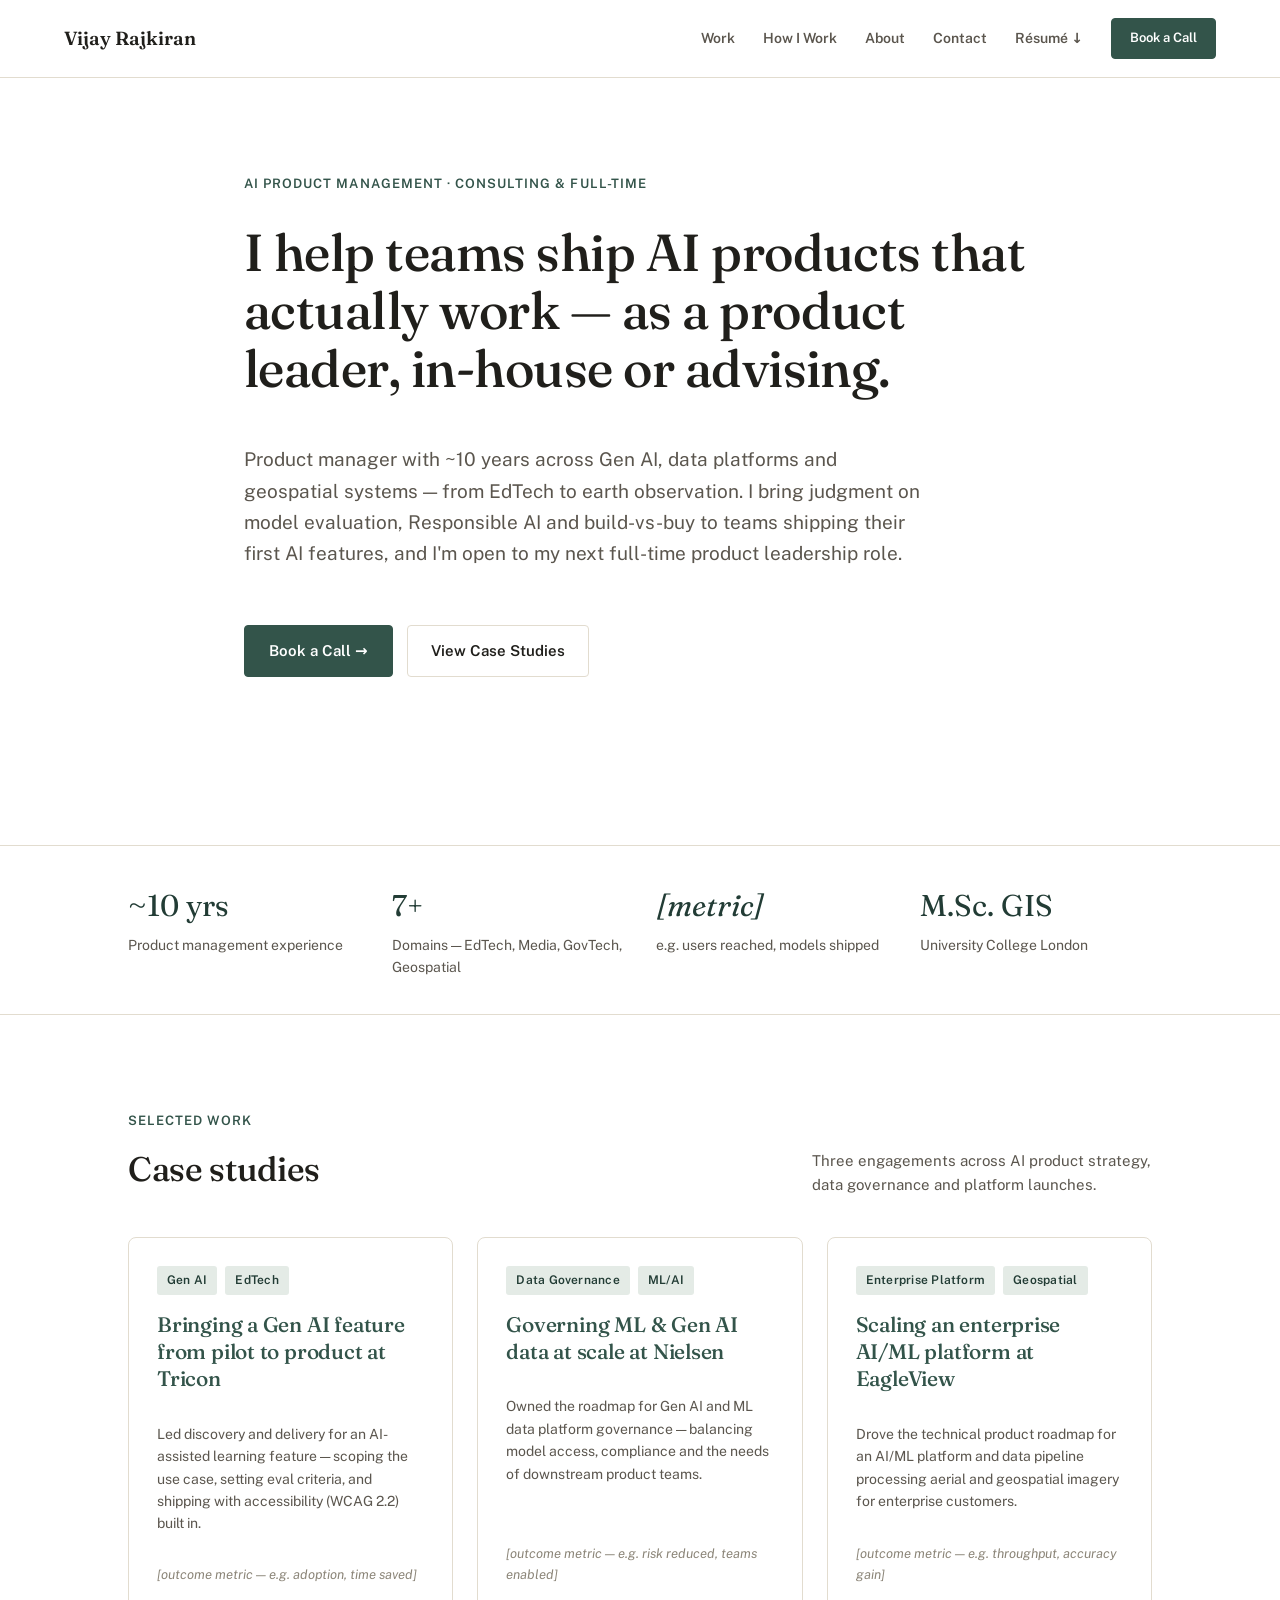
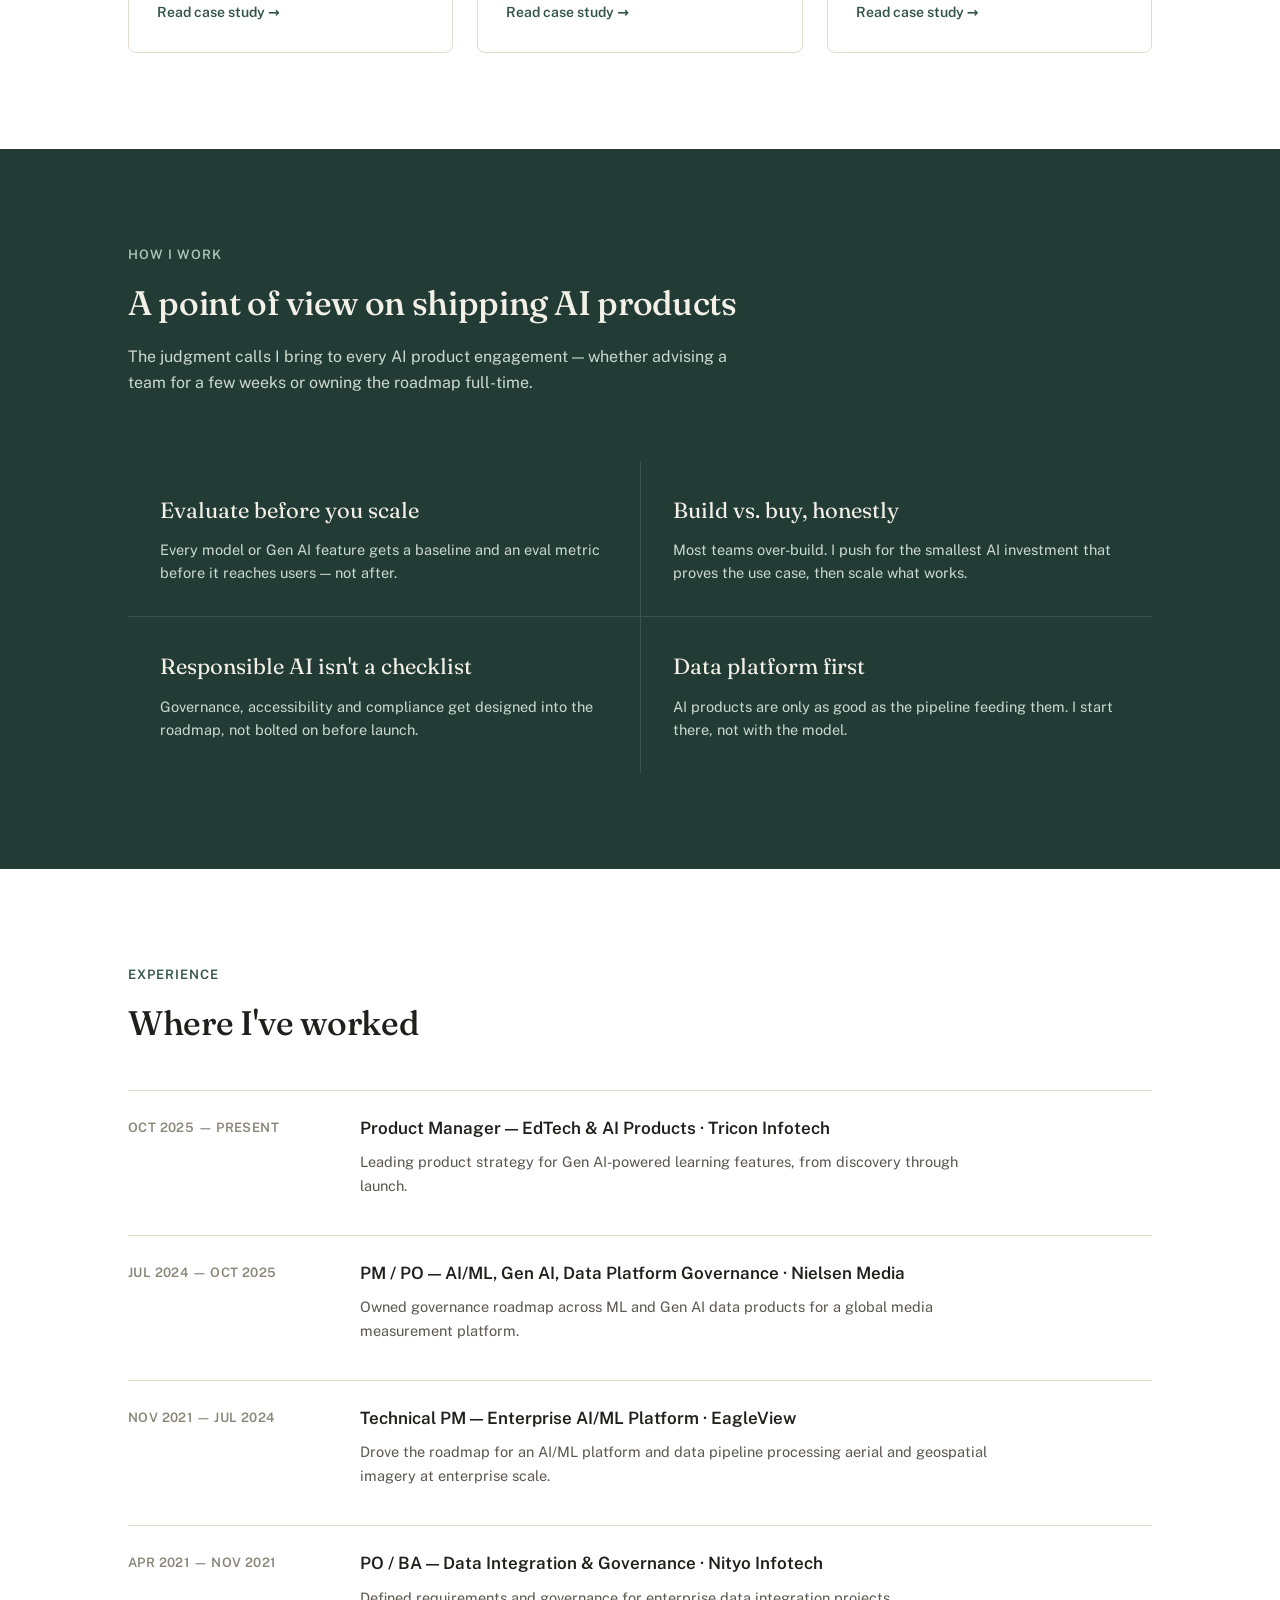
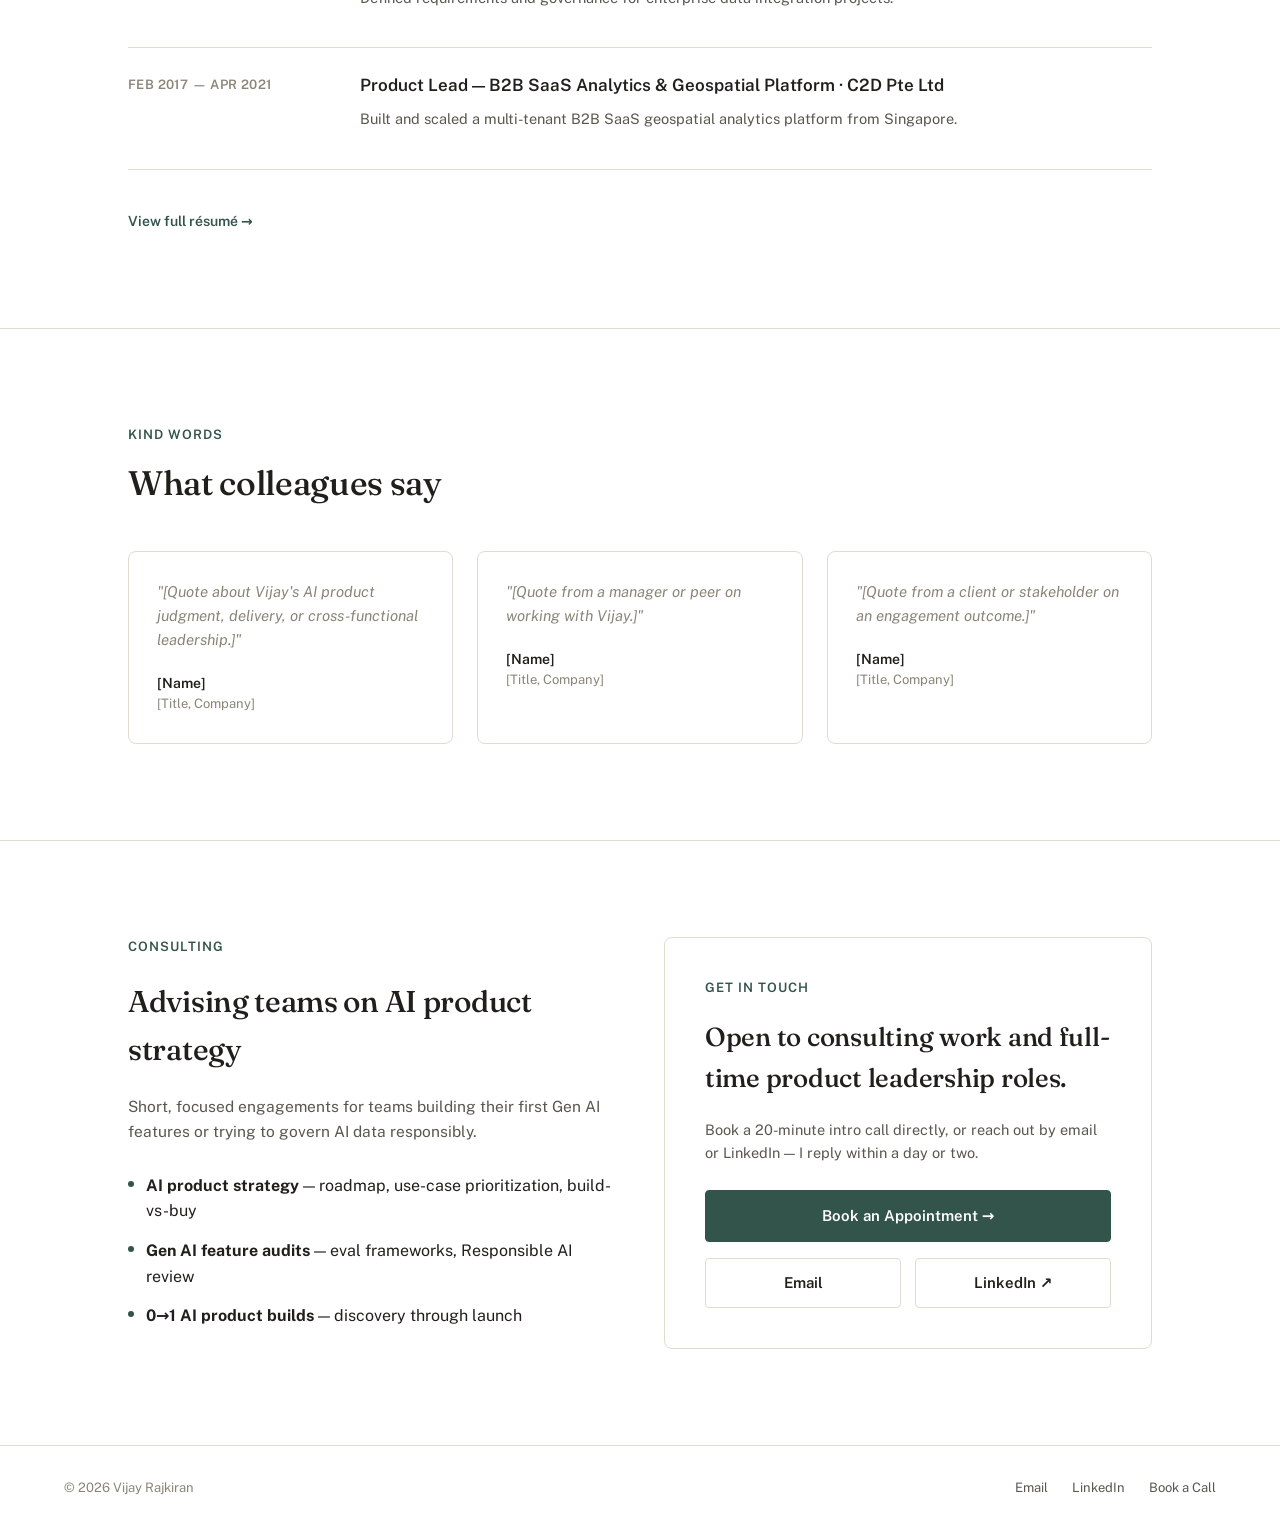
<file: index.html>
<!doctype html>
<html lang="en">
<head>
<meta charset="utf-8">
<meta name="viewport" content="width=device-width, initial-scale=1">
<title>Vijay Rajkiran — AI Product Management</title>
<meta name="description" content="AI Product Manager with ~10 years across Gen AI, data platforms and geospatial systems. Available for consulting engagements and full-time product leadership roles.">
<link rel="preconnect" href="https://fonts.googleapis.com">
<link rel="preconnect" href="https://fonts.gstatic.com" crossorigin>
<link href="https://fonts.googleapis.com/css2?family=Fraunces:ital,opsz,wght@0,9..144,400;0,9..144,500;0,9..144,600;1,9..144,500&family=Public+Sans:wght@400;500;600;700&display=swap" rel="stylesheet">
<link rel="stylesheet" href="css/style.css">
</head>
<body>

<!-- NAV -->
<nav class="site-nav">
  <a href="index.html" class="brand">Vijay&nbsp;Rajkiran</a>
  <div class="links">
    <a href="index.html#work">Work</a>
    <a href="index.html#how-i-work">How I Work</a>
    <a href="about.html">About</a>
    <a href="index.html#contact">Contact</a>
    <a href="#" data-resume-link>Résumé ↓</a>
    <a href="#" class="btn-primary book-btn" data-book-link>Book a Call</a>
  </div>
</nav>

<!-- HERO -->
<section>
  <div class="wrap hero">
    <div class="eyebrow">AI Product Management · Consulting &amp; Full-Time</div>
    <h1>I help teams ship AI products that actually work — as a product leader, in-house or advising.</h1>
    <p class="lede">
      Product manager with ~10 years across Gen AI, data platforms and geospatial systems — from EdTech to earth
      observation. I bring judgment on model evaluation, Responsible AI and build-vs-buy to teams shipping their
      first AI features, and I'm open to my next full-time product leadership role.
    </p>
    <div style="display:flex; gap:14px; flex-wrap:wrap; padding-top:8px;">
      <a href="#" class="btn-primary" data-book-link>Book a Call →</a>
      <a href="#work" class="btn-secondary">View Case Studies</a>
    </div>
  </div>
</section>

<!-- PROOF STRIP -->
<section class="section-bordered" style="padding:36px 64px;">
  <div class="wrap grid-4">
    <div>
      <div style="font-family:'Fraunces',serif; font-size:30px; color:var(--accent-dark);">~10 yrs</div>
      <div style="font-size:14px; color:var(--ink-soft); margin-top:4px;">Product management experience</div>
    </div>
    <div>
      <div style="font-family:'Fraunces',serif; font-size:30px; color:var(--accent-dark);">7+</div>
      <div style="font-size:14px; color:var(--ink-soft); margin-top:4px;">Domains — EdTech, Media, GovTech, Geospatial</div>
    </div>
    <div>
      <div style="font-family:'Fraunces',serif; font-size:30px; color:var(--accent-dark);" class="placeholder">[metric]</div>
      <div style="font-size:14px; color:var(--ink-soft); margin-top:4px;">e.g. users reached, models shipped</div>
    </div>
    <div>
      <div style="font-family:'Fraunces',serif; font-size:30px; color:var(--accent-dark);">M.Sc. GIS</div>
      <div style="font-size:14px; color:var(--ink-soft); margin-top:4px;">University College London</div>
    </div>
  </div>
</section>

<!-- SELECTED WORK -->
<section id="work">
  <div class="wrap" style="display:flex; flex-direction:column; gap:40px;">
    <div style="display:flex; justify-content:space-between; align-items:flex-end; flex-wrap:wrap; gap:16px;">
      <div>
        <div class="eyebrow">Selected Work</div>
        <h2 style="font-size:34px; margin-top:10px;">Case studies</h2>
      </div>
      <p style="color:var(--ink-soft); font-size:15px; max-width:340px; margin:0;">Three engagements across AI product strategy, data governance and platform launches.</p>
    </div>

    <div class="grid-3">
      <a href="work/tricon-genai-learning.html" class="card work-card">
        <div style="display:flex; gap:8px; flex-wrap:wrap;">
          <span class="tag">Gen AI</span><span class="tag">EdTech</span>
        </div>
        <h3 style="font-size:21px; line-height:1.3;">Bringing a Gen AI feature from pilot to product at Tricon</h3>
        <p>Led discovery and delivery for an AI-assisted learning feature — scoping the use case, setting eval criteria, and shipping with accessibility (WCAG 2.2) built in.</p>
        <div class="placeholder" style="font-size:13px;">[outcome metric — e.g. adoption, time saved]</div>
        <span style="font-size:14px; font-weight:600; color:var(--accent);">Read case study →</span>
      </a>

      <a href="work/nielsen-data-governance.html" class="card work-card">
        <div style="display:flex; gap:8px; flex-wrap:wrap;">
          <span class="tag">Data Governance</span><span class="tag">ML/AI</span>
        </div>
        <h3 style="font-size:21px; line-height:1.3;">Governing ML &amp; Gen AI data at scale at Nielsen</h3>
        <p>Owned the roadmap for Gen AI and ML data platform governance — balancing model access, compliance and the needs of downstream product teams.</p>
        <div class="placeholder" style="font-size:13px;">[outcome metric — e.g. risk reduced, teams enabled]</div>
        <span style="font-size:14px; font-weight:600; color:var(--accent);">Read case study →</span>
      </a>

      <a href="work/eagleview-ai-platform.html" class="card work-card">
        <div style="display:flex; gap:8px; flex-wrap:wrap;">
          <span class="tag">Enterprise Platform</span><span class="tag">Geospatial</span>
        </div>
        <h3 style="font-size:21px; line-height:1.3;">Scaling an enterprise AI/ML platform at EagleView</h3>
        <p>Drove the technical product roadmap for an AI/ML platform and data pipeline processing aerial and geospatial imagery for enterprise customers.</p>
        <div class="placeholder" style="font-size:13px;">[outcome metric — e.g. throughput, accuracy gain]</div>
        <span style="font-size:14px; font-weight:600; color:var(--accent);">Read case study →</span>
      </a>
    </div>
  </div>
</section>

<!-- HOW I WORK -->
<section id="how-i-work" class="section-dark">
  <div class="wrap" style="display:flex; flex-direction:column; gap:48px;">
    <div style="max-width:620px;">
      <div class="eyebrow" style="color:#A9C4B6;">How I Work</div>
      <h2 style="font-size:34px; margin-top:10px; color:#F3F0E8;">A point of view on shipping AI products</h2>
      <p style="color:#CBD9D0; font-size:16px; margin-top:14px; line-height:1.65;">
        The judgment calls I bring to every AI product engagement — whether advising a team for a few weeks or
        owning the roadmap full-time.
      </p>
    </div>

    <div class="grid-2" style="gap:1px; background:rgba(255,255,255,0.12); border-radius:8px; overflow:hidden;">
      <div style="background:var(--accent-dark); padding:32px;">
        <div style="font-family:'Fraunces',serif; font-size:22px; color:#F3F0E8; margin-bottom:10px;">Evaluate before you scale</div>
        <p style="color:#CBD9D0; font-size:14.5px; line-height:1.6; margin:0;">Every model or Gen AI feature gets a baseline and an eval metric before it reaches users — not after.</p>
      </div>
      <div style="background:var(--accent-dark); padding:32px;">
        <div style="font-family:'Fraunces',serif; font-size:22px; color:#F3F0E8; margin-bottom:10px;">Build vs. buy, honestly</div>
        <p style="color:#CBD9D0; font-size:14.5px; line-height:1.6; margin:0;">Most teams over-build. I push for the smallest AI investment that proves the use case, then scale what works.</p>
      </div>
      <div style="background:var(--accent-dark); padding:32px;">
        <div style="font-family:'Fraunces',serif; font-size:22px; color:#F3F0E8; margin-bottom:10px;">Responsible AI isn't a checklist</div>
        <p style="color:#CBD9D0; font-size:14.5px; line-height:1.6; margin:0;">Governance, accessibility and compliance get designed into the roadmap, not bolted on before launch.</p>
      </div>
      <div style="background:var(--accent-dark); padding:32px;">
        <div style="font-family:'Fraunces',serif; font-size:22px; color:#F3F0E8; margin-bottom:10px;">Data platform first</div>
        <p style="color:#CBD9D0; font-size:14.5px; line-height:1.6; margin:0;">AI products are only as good as the pipeline feeding them. I start there, not with the model.</p>
      </div>
    </div>
  </div>
</section>

<!-- EXPERIENCE -->
<section>
  <div class="wrap" style="display:flex; flex-direction:column; gap:40px;">
    <div>
      <div class="eyebrow">Experience</div>
      <h2 style="font-size:34px; margin-top:10px;">Where I've worked</h2>
    </div>

    <div>
      <div class="timeline-row">
        <div class="date">OCT 2025 — PRESENT</div>
        <div>
          <div class="role">Product Manager — EdTech &amp; AI Products · Tricon Infotech</div>
          <p class="impact">Leading product strategy for Gen AI-powered learning features, from discovery through launch.</p>
        </div>
      </div>
      <div class="timeline-row">
        <div class="date">JUL 2024 — OCT 2025</div>
        <div>
          <div class="role">PM / PO — AI/ML, Gen AI, Data Platform Governance · Nielsen Media</div>
          <p class="impact">Owned governance roadmap across ML and Gen AI data products for a global media measurement platform.</p>
        </div>
      </div>
      <div class="timeline-row">
        <div class="date">NOV 2021 — JUL 2024</div>
        <div>
          <div class="role">Technical PM — Enterprise AI/ML Platform · EagleView</div>
          <p class="impact">Drove the roadmap for an AI/ML platform and data pipeline processing aerial and geospatial imagery at enterprise scale.</p>
        </div>
      </div>
      <div class="timeline-row">
        <div class="date">APR 2021 — NOV 2021</div>
        <div>
          <div class="role">PO / BA — Data Integration &amp; Governance · Nityo Infotech</div>
          <p class="impact">Defined requirements and governance for enterprise data integration projects.</p>
        </div>
      </div>
      <div class="timeline-row">
        <div class="date">FEB 2017 — APR 2021</div>
        <div>
          <div class="role">Product Lead — B2B SaaS Analytics &amp; Geospatial Platform · C2D Pte Ltd</div>
          <p class="impact">Built and scaled a multi-tenant B2B SaaS geospatial analytics platform from Singapore.</p>
        </div>
      </div>
    </div>

    <a href="#" style="font-size:14px; font-weight:600; color:var(--accent);" data-resume-link>View full résumé →</a>
  </div>
</section>

<!-- TESTIMONIALS -->
<section class="section-bordered">
  <div class="wrap" style="display:flex; flex-direction:column; gap:40px;">
    <div>
      <div class="eyebrow">Kind Words</div>
      <h2 style="font-size:34px; margin-top:10px;">What colleagues say</h2>
    </div>
    <div class="grid-3">
      <div class="card" style="padding:28px; display:flex; flex-direction:column; gap:20px;">
        <p class="placeholder" style="font-size:15px; line-height:1.6; margin:0;">"[Quote about Vijay's AI product judgment, delivery, or cross-functional leadership.]"</p>
        <div>
          <div style="font-size:14px; font-weight:600;">[Name]</div>
          <div style="font-size:13px; color:var(--ink-faint);">[Title, Company]</div>
        </div>
      </div>
      <div class="card" style="padding:28px; display:flex; flex-direction:column; gap:20px;">
        <p class="placeholder" style="font-size:15px; line-height:1.6; margin:0;">"[Quote from a manager or peer on working with Vijay.]"</p>
        <div>
          <div style="font-size:14px; font-weight:600;">[Name]</div>
          <div style="font-size:13px; color:var(--ink-faint);">[Title, Company]</div>
        </div>
      </div>
      <div class="card" style="padding:28px; display:flex; flex-direction:column; gap:20px;">
        <p class="placeholder" style="font-size:15px; line-height:1.6; margin:0;">"[Quote from a client or stakeholder on an engagement outcome.]"</p>
        <div>
          <div style="font-size:14px; font-weight:600;">[Name]</div>
          <div style="font-size:13px; color:var(--ink-faint);">[Title, Company]</div>
        </div>
      </div>
    </div>
  </div>
</section>

<!-- CONSULTING / CONTACT -->
<section id="contact">
  <div class="wrap grid-2">
    <div style="display:flex; flex-direction:column; gap:20px;">
      <div class="eyebrow">Consulting</div>
      <h2 style="font-size:30px;">Advising teams on AI product strategy</h2>
      <p style="color:var(--ink-soft); font-size:15.5px; line-height:1.65; margin:0;">Short, focused engagements for teams building their first Gen AI features or trying to govern AI data responsibly.</p>
      <div style="display:flex; flex-direction:column; gap:14px; margin-top:8px;">
        <div style="display:flex; gap:12px; align-items:flex-start;">
          <div style="width:6px; height:6px; border-radius:50%; background:var(--accent); margin-top:8px; flex-shrink:0;"></div>
          <div><strong>AI product strategy</strong> — roadmap, use-case prioritization, build-vs-buy</div>
        </div>
        <div style="display:flex; gap:12px; align-items:flex-start;">
          <div style="width:6px; height:6px; border-radius:50%; background:var(--accent); margin-top:8px; flex-shrink:0;"></div>
          <div><strong>Gen AI feature audits</strong> — eval frameworks, Responsible AI review</div>
        </div>
        <div style="display:flex; gap:12px; align-items:flex-start;">
          <div style="width:6px; height:6px; border-radius:50%; background:var(--accent); margin-top:8px; flex-shrink:0;"></div>
          <div><strong>0→1 AI product builds</strong> — discovery through launch</div>
        </div>
      </div>
    </div>

    <div class="card" style="padding:40px; display:flex; flex-direction:column; gap:18px; justify-content:center;">
      <div class="eyebrow">Get in Touch</div>
      <h2 style="font-size:26px;">Open to consulting work and full-time product leadership roles.</h2>
      <p style="color:var(--ink-soft); font-size:14.5px; margin:0;">Book a 20-minute intro call directly, or reach out by email or LinkedIn — I reply within a day or two.</p>
      <div style="display:flex; flex-direction:column; gap:12px; margin-top:8px;">
        <a href="#" class="btn-primary" style="justify-content:center;" data-book-link>Book an Appointment →</a>
        <div style="display:flex; gap:14px; margin-top:4px;">
          <a href="#" class="btn-secondary" style="flex:1; justify-content:center;" data-email-link>Email</a>
          <a href="#" class="btn-secondary" style="flex:1; justify-content:center;" data-linkedin-link target="_blank" rel="noopener">LinkedIn ↗</a>
        </div>
      </div>
    </div>
  </div>
</section>

<!-- FOOTER -->
<footer class="site-footer">
  <div class="copyright">© 2026 Vijay Rajkiran</div>
  <div class="links">
    <a href="#" data-email-link>Email</a>
    <a href="#" data-linkedin-link target="_blank" rel="noopener">LinkedIn</a>
    <a href="#" data-book-link>Book a Call</a>
  </div>
</footer>

<script src="js/config.js"></script>
<script src="js/main.js"></script>
</body>
</html>
</file>
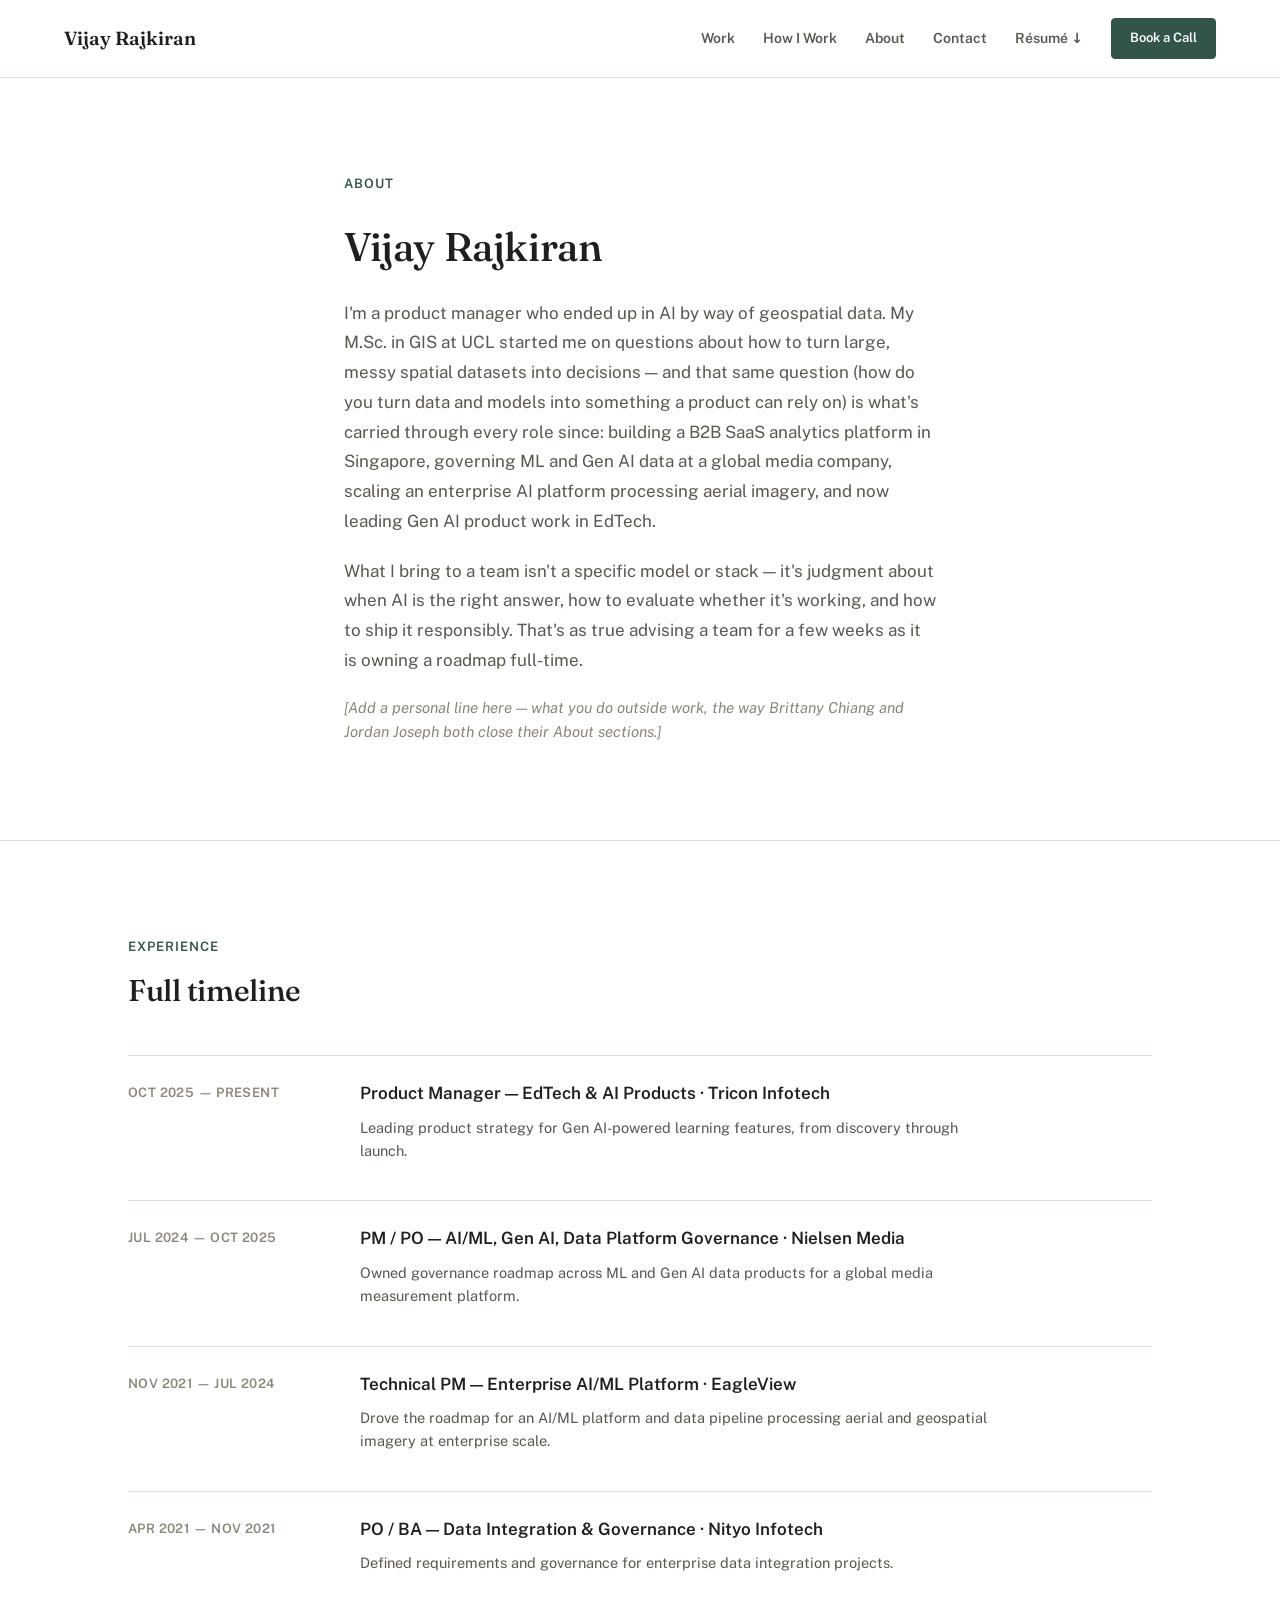
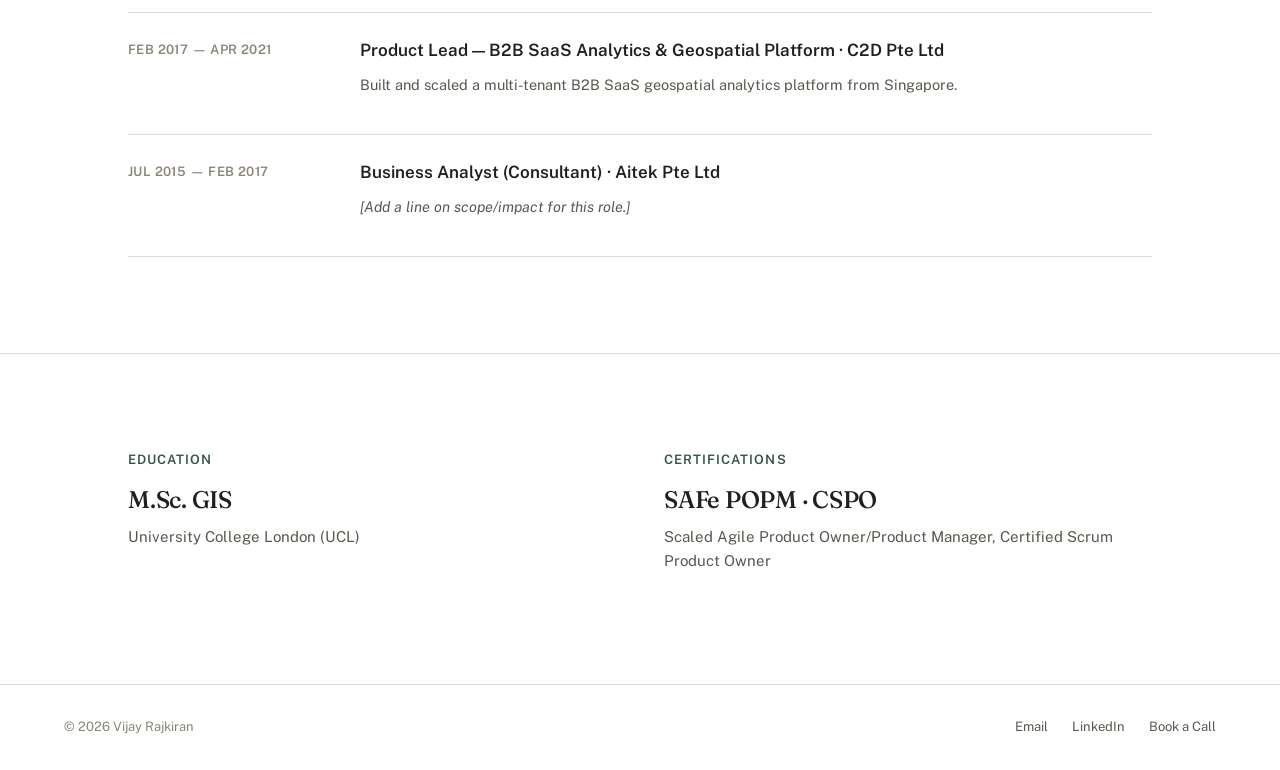
<file: about.html>
<!doctype html>
<html lang="en">
<head>
<meta charset="utf-8">
<meta name="viewport" content="width=device-width, initial-scale=1">
<title>About — Vijay Rajkiran</title>
<meta name="description" content="Background, path into AI product management, and education for Vijay Rajkiran.">
<link rel="preconnect" href="https://fonts.googleapis.com">
<link rel="preconnect" href="https://fonts.gstatic.com" crossorigin>
<link href="https://fonts.googleapis.com/css2?family=Fraunces:ital,opsz,wght@0,9..144,400;0,9..144,500;0,9..144,600;1,9..144,500&family=Public+Sans:wght@400;500;600;700&display=swap" rel="stylesheet">
<link rel="stylesheet" href="css/style.css">
</head>
<body>

<nav class="site-nav">
  <a href="index.html" class="brand">Vijay&nbsp;Rajkiran</a>
  <div class="links">
    <a href="index.html#work">Work</a>
    <a href="index.html#how-i-work">How I Work</a>
    <a href="about.html">About</a>
    <a href="index.html#contact">Contact</a>
    <a href="#" data-resume-link>Résumé ↓</a>
    <a href="#" class="btn-primary book-btn" data-book-link>Book a Call</a>
  </div>
</nav>

<section>
  <div class="wrap" style="display:flex; flex-direction:column; gap:20px; max-width:720px;">
    <div class="eyebrow">About</div>
    <h1 style="font-size:40px;">Vijay Rajkiran</h1>
    <p style="color:var(--ink-soft); font-size:17px; line-height:1.75; margin:0;">
      I'm a product manager who ended up in AI by way of geospatial data. My M.Sc. in GIS at UCL started me on
      questions about how to turn large, messy spatial datasets into decisions — and that same question (how do you
      turn data and models into something a product can rely on) is what's carried through every role since:
      building a B2B SaaS analytics platform in Singapore, governing ML and Gen AI data at a global media company,
      scaling an enterprise AI platform processing aerial imagery, and now leading Gen AI product work in EdTech.
    </p>
    <p style="color:var(--ink-soft); font-size:17px; line-height:1.75; margin:0;">
      What I bring to a team isn't a specific model or stack — it's judgment about when AI is the right answer,
      how to evaluate whether it's working, and how to ship it responsibly. That's as true advising a team for a
      few weeks as it is owning a roadmap full-time.
    </p>
    <p class="placeholder" style="font-size:15px; margin:0;">[Add a personal line here — what you do outside work, the way Brittany Chiang and Jordan Joseph both close their About sections.]</p>
  </div>
</section>

<section class="section-bordered">
  <div class="wrap" style="display:flex; flex-direction:column; gap:40px;">
    <div>
      <div class="eyebrow">Experience</div>
      <h2 style="font-size:30px; margin-top:10px;">Full timeline</h2>
    </div>
    <div>
      <div class="timeline-row">
        <div class="date">OCT 2025 — PRESENT</div>
        <div>
          <div class="role">Product Manager — EdTech &amp; AI Products · Tricon Infotech</div>
          <p class="impact">Leading product strategy for Gen AI-powered learning features, from discovery through launch.</p>
        </div>
      </div>
      <div class="timeline-row">
        <div class="date">JUL 2024 — OCT 2025</div>
        <div>
          <div class="role">PM / PO — AI/ML, Gen AI, Data Platform Governance · Nielsen Media</div>
          <p class="impact">Owned governance roadmap across ML and Gen AI data products for a global media measurement platform.</p>
        </div>
      </div>
      <div class="timeline-row">
        <div class="date">NOV 2021 — JUL 2024</div>
        <div>
          <div class="role">Technical PM — Enterprise AI/ML Platform · EagleView</div>
          <p class="impact">Drove the roadmap for an AI/ML platform and data pipeline processing aerial and geospatial imagery at enterprise scale.</p>
        </div>
      </div>
      <div class="timeline-row">
        <div class="date">APR 2021 — NOV 2021</div>
        <div>
          <div class="role">PO / BA — Data Integration &amp; Governance · Nityo Infotech</div>
          <p class="impact">Defined requirements and governance for enterprise data integration projects.</p>
        </div>
      </div>
      <div class="timeline-row">
        <div class="date">FEB 2017 — APR 2021</div>
        <div>
          <div class="role">Product Lead — B2B SaaS Analytics &amp; Geospatial Platform · C2D Pte Ltd</div>
          <p class="impact">Built and scaled a multi-tenant B2B SaaS geospatial analytics platform from Singapore.</p>
        </div>
      </div>
      <div class="timeline-row">
        <div class="date">JUL 2015 — FEB 2017</div>
        <div>
          <div class="role">Business Analyst (Consultant) · Aitek Pte Ltd</div>
          <p class="impact placeholder">[Add a line on scope/impact for this role.]</p>
        </div>
      </div>
    </div>
  </div>
</section>

<section>
  <div class="wrap grid-2">
    <div>
      <div class="eyebrow">Education</div>
      <h2 style="font-size:24px; margin-top:10px;">M.Sc. GIS</h2>
      <p style="color:var(--ink-soft); font-size:15px; margin-top:6px;">University College London (UCL)</p>
    </div>
    <div>
      <div class="eyebrow">Certifications</div>
      <h2 style="font-size:24px; margin-top:10px;">SAFe POPM · CSPO</h2>
      <p style="color:var(--ink-soft); font-size:15px; margin-top:6px;">Scaled Agile Product Owner/Product Manager, Certified Scrum Product Owner</p>
    </div>
  </div>
</section>

<footer class="site-footer">
  <div class="copyright">© 2026 Vijay Rajkiran</div>
  <div class="links">
    <a href="#" data-email-link>Email</a>
    <a href="#" data-linkedin-link target="_blank" rel="noopener">LinkedIn</a>
    <a href="#" data-book-link>Book a Call</a>
  </div>
</footer>

<script src="js/config.js"></script>
<script src="js/main.js"></script>
</body>
</html>
</file>
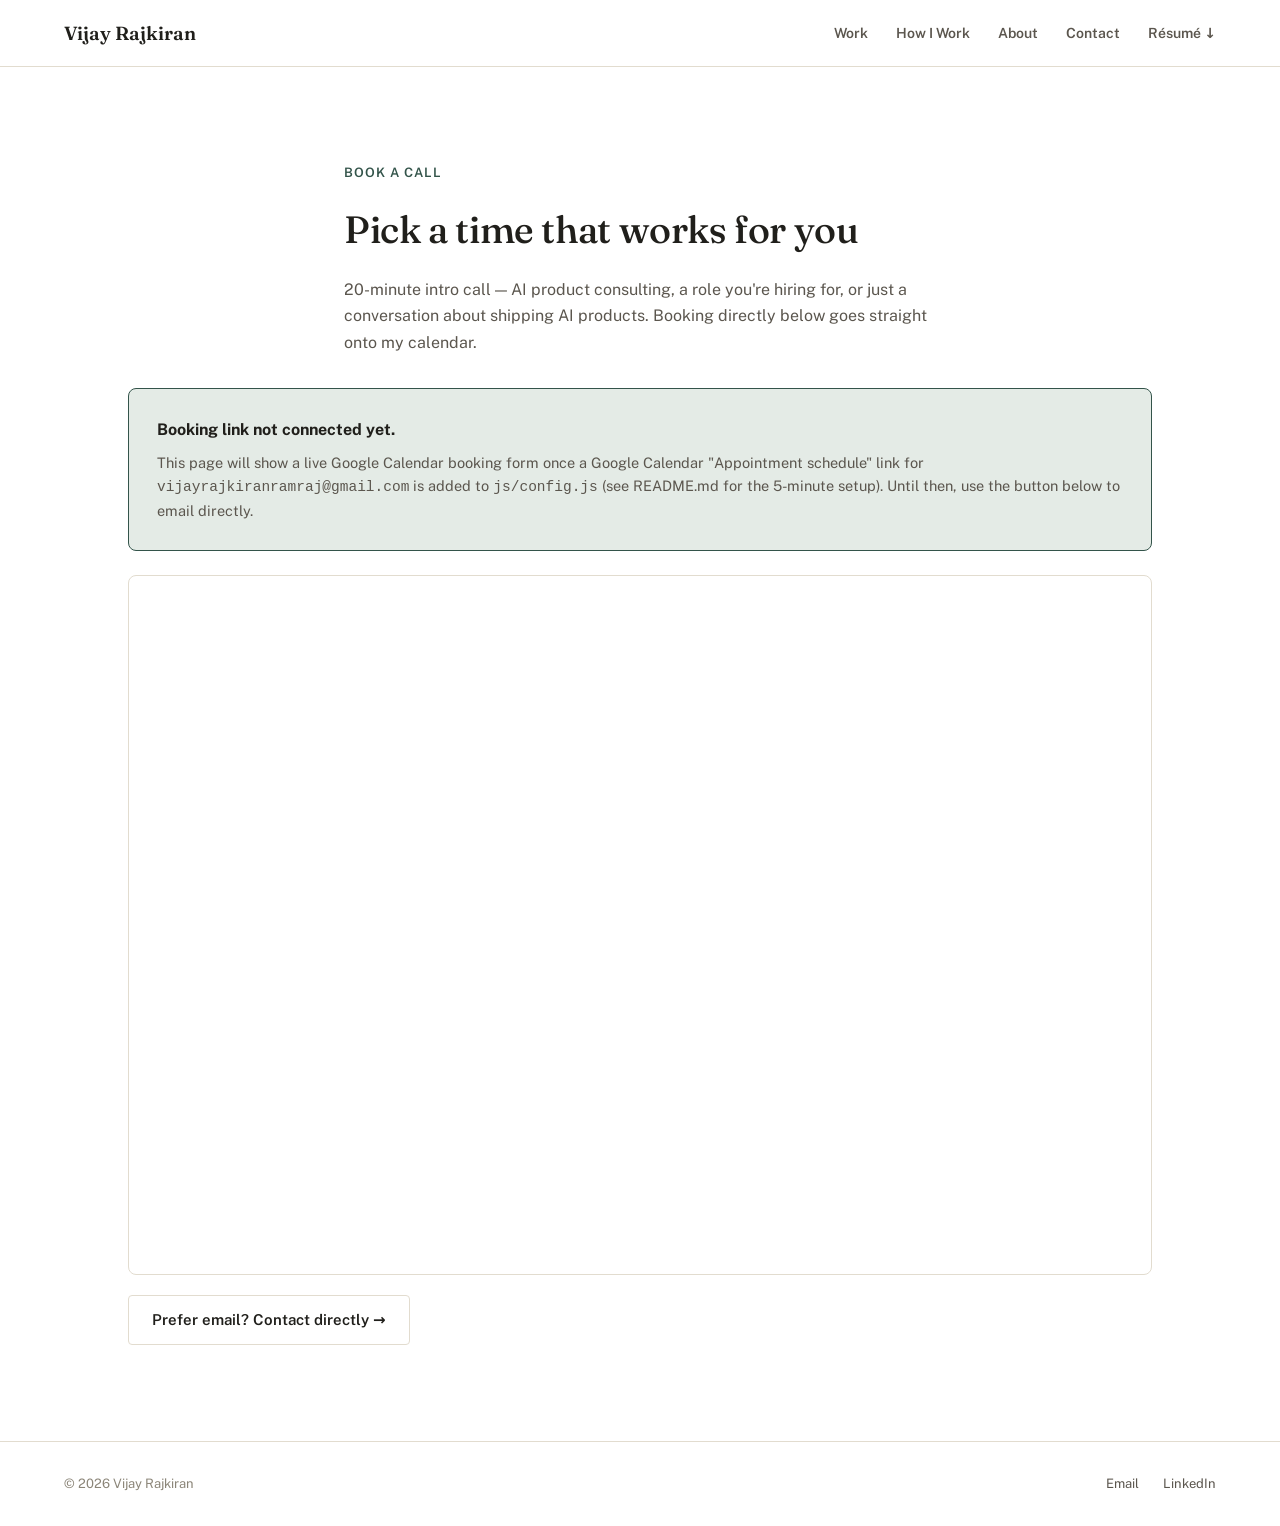
<file: book.html>
<!doctype html>
<html lang="en">
<head>
<meta charset="utf-8">
<meta name="viewport" content="width=device-width, initial-scale=1">
<title>Book a Call — Vijay Rajkiran</title>
<meta name="description" content="Book a 20-minute intro call with Vijay Rajkiran about AI product consulting or roles.">
<link rel="preconnect" href="https://fonts.googleapis.com">
<link rel="preconnect" href="https://fonts.gstatic.com" crossorigin>
<link href="https://fonts.googleapis.com/css2?family=Fraunces:ital,opsz,wght@0,9..144,400;0,9..144,500;0,9..144,600;1,9..144,500&family=Public+Sans:wght@400;500;600;700&display=swap" rel="stylesheet">
<link rel="stylesheet" href="css/style.css">
</head>
<body>

<nav class="site-nav">
  <a href="index.html" class="brand">Vijay&nbsp;Rajkiran</a>
  <div class="links">
    <a href="index.html#work">Work</a>
    <a href="index.html#how-i-work">How I Work</a>
    <a href="about.html">About</a>
    <a href="index.html#contact">Contact</a>
    <a href="#" data-resume-link>Résumé ↓</a>
  </div>
</nav>

<section style="padding-bottom:0;">
  <div class="wrap" style="display:flex; flex-direction:column; gap:16px; max-width:720px;">
    <div class="eyebrow">Book a Call</div>
    <h1 style="font-size:38px;">Pick a time that works for you</h1>
    <p style="color:var(--ink-soft); font-size:16px; line-height:1.65; margin:0;">
      20-minute intro call — AI product consulting, a role you're hiring for, or just a conversation about
      shipping AI products. Booking directly below goes straight onto my calendar.
    </p>
  </div>
</section>

<section style="padding-top:32px;">
  <div class="wrap">

    <!-- Shown only until GOOGLE_CALENDAR_BOOKING_URL is set in js/config.js -->
    <div id="booking-notice" class="card" style="display:none; padding:28px; margin-bottom:24px; background:var(--accent-soft); border-color:var(--accent);">
      <strong>Booking link not connected yet.</strong>
      <p style="margin:8px 0 0; color:var(--ink-soft); font-size:14.5px;">
        This page will show a live Google Calendar booking form once a Google Calendar
        "Appointment schedule" link for <code>vijayrajkiranramraj@gmail.com</code> is added to
        <code>js/config.js</code> (see README.md for the 5-minute setup). Until then, use the
        button below to email directly.
      </p>
    </div>

    <div class="book-embed">
      <iframe id="booking-frame" title="Book an appointment with Vijay Rajkiran" src="about:blank"></iframe>
    </div>

    <div style="margin-top:20px; display:flex; gap:14px; flex-wrap:wrap;">
      <a id="booking-fallback" href="#" class="btn-secondary" data-email-link>Prefer email? Contact directly →</a>
    </div>
  </div>
</section>

<footer class="site-footer">
  <div class="copyright">© 2026 Vijay Rajkiran</div>
  <div class="links">
    <a href="#" data-email-link>Email</a>
    <a href="#" data-linkedin-link target="_blank" rel="noopener">LinkedIn</a>
  </div>
</footer>

<script src="js/config.js"></script>
<script src="js/main.js"></script>
</body>
</html>
</file>
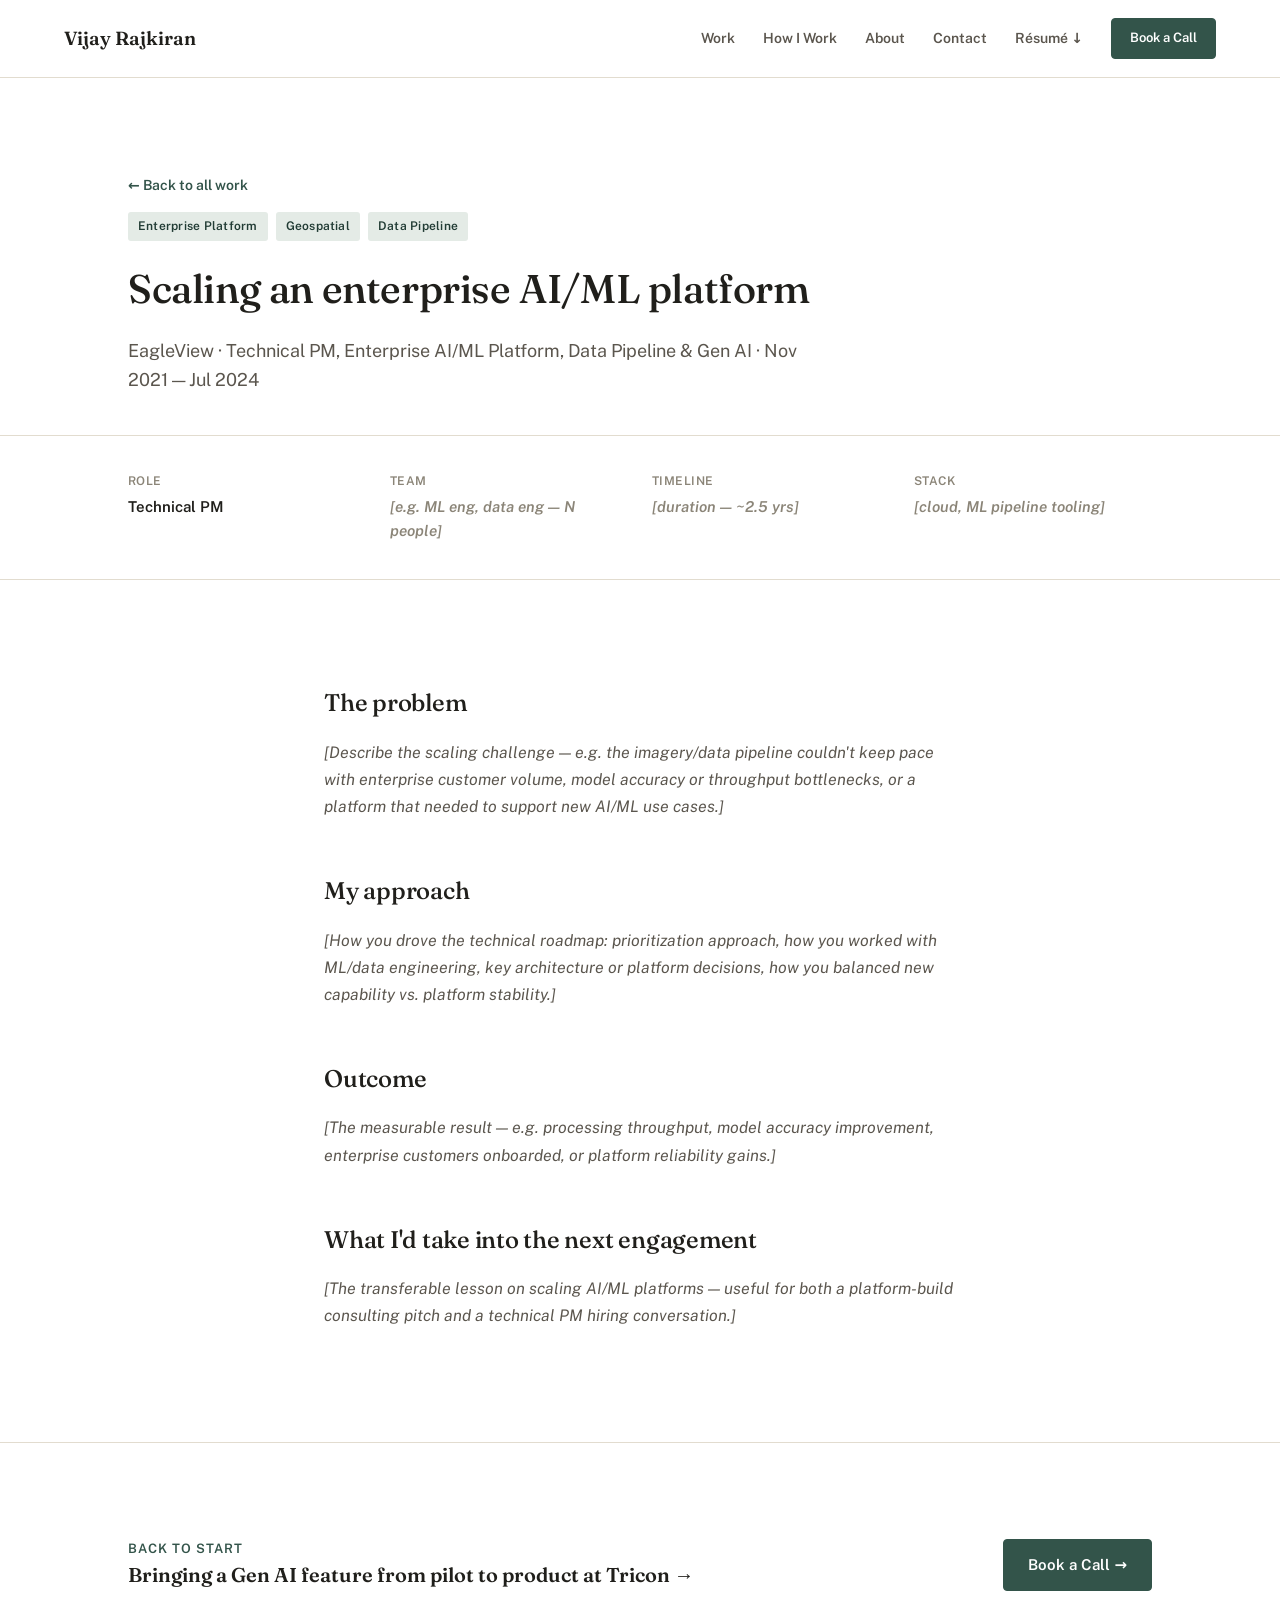
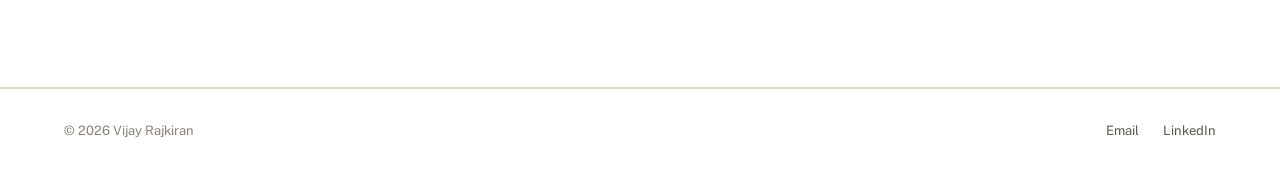
<file: work/eagleview-ai-platform.html>
<!doctype html>
<html lang="en">
<head>
<meta charset="utf-8">
<meta name="viewport" content="width=device-width, initial-scale=1">
<title>Enterprise AI/ML Platform — EagleView | Vijay Rajkiran</title>
<meta name="description" content="Case study: scaling an enterprise AI/ML platform and data pipeline for aerial and geospatial imagery at EagleView.">
<link rel="preconnect" href="https://fonts.googleapis.com">
<link rel="preconnect" href="https://fonts.gstatic.com" crossorigin>
<link href="https://fonts.googleapis.com/css2?family=Fraunces:ital,opsz,wght@0,9..144,400;0,9..144,500;0,9..144,600;1,9..144,500&family=Public+Sans:wght@400;500;600;700&display=swap" rel="stylesheet">
<link rel="stylesheet" href="../css/style.css">
</head>
<body>

<nav class="site-nav">
  <a href="../index.html" class="brand">Vijay&nbsp;Rajkiran</a>
  <div class="links">
    <a href="../index.html#work">Work</a>
    <a href="../index.html#how-i-work">How I Work</a>
    <a href="../about.html">About</a>
    <a href="../index.html#contact">Contact</a>
    <a href="#" data-resume-link>Résumé ↓</a>
    <a href="#" class="btn-primary book-btn" data-book-link data-root="work">Book a Call</a>
  </div>
</nav>

<section style="padding-bottom:40px;">
  <div class="wrap" style="display:flex; flex-direction:column; gap:16px;">
    <a href="../index.html#work" style="font-size:14px; font-weight:600;">← Back to all work</a>
    <div style="display:flex; gap:8px; flex-wrap:wrap;">
      <span class="tag">Enterprise Platform</span><span class="tag">Geospatial</span><span class="tag">Data Pipeline</span>
    </div>
    <h1 style="font-size:40px; max-width:760px;">Scaling an enterprise AI/ML platform</h1>
    <p style="color:var(--ink-soft); font-size:18px; max-width:680px; margin:0;">EagleView · Technical PM, Enterprise AI/ML Platform, Data Pipeline &amp; Gen AI · Nov 2021 — Jul 2024</p>
  </div>
</section>

<section class="section-bordered" style="padding:36px 64px;">
  <div class="wrap cs-meta">
    <div><div class="label">Role</div><div class="value">Technical PM</div></div>
    <div><div class="label">Team</div><div class="value placeholder">[e.g. ML eng, data eng — N people]</div></div>
    <div><div class="label">Timeline</div><div class="value placeholder">[duration — ~2.5 yrs]</div></div>
    <div><div class="label">Stack</div><div class="value placeholder">[cloud, ML pipeline tooling]</div></div>
  </div>
</section>

<section>
  <div class="wrap cs-body">
    <div>
      <h2>The problem</h2>
      <p class="placeholder">[Describe the scaling challenge — e.g. the imagery/data pipeline couldn't keep pace with enterprise customer volume, model accuracy or throughput bottlenecks, or a platform that needed to support new AI/ML use cases.]</p>
    </div>
    <div>
      <h2>My approach</h2>
      <p class="placeholder">[How you drove the technical roadmap: prioritization approach, how you worked with ML/data engineering, key architecture or platform decisions, how you balanced new capability vs. platform stability.]</p>
    </div>
    <div>
      <h2>Outcome</h2>
      <p class="placeholder">[The measurable result — e.g. processing throughput, model accuracy improvement, enterprise customers onboarded, or platform reliability gains.]</p>
    </div>
    <div>
      <h2>What I'd take into the next engagement</h2>
      <p class="placeholder">[The transferable lesson on scaling AI/ML platforms — useful for both a platform-build consulting pitch and a technical PM hiring conversation.]</p>
    </div>
  </div>
</section>

<section class="section-bordered">
  <div class="wrap" style="display:flex; justify-content:space-between; align-items:center; flex-wrap:wrap; gap:16px;">
    <div>
      <div class="eyebrow">Back to start</div>
      <a href="tricon-genai-learning.html" style="font-size:20px; font-weight:600; font-family:'Fraunces',serif; color:var(--ink);">Bringing a Gen AI feature from pilot to product at Tricon →</a>
    </div>
    <a href="#" class="btn-primary" data-book-link data-root="work">Book a Call →</a>
  </div>
</section>

<footer class="site-footer">
  <div class="copyright">© 2026 Vijay Rajkiran</div>
  <div class="links">
    <a href="#" data-email-link>Email</a>
    <a href="#" data-linkedin-link target="_blank" rel="noopener">LinkedIn</a>
  </div>
</footer>

<script src="../js/config.js"></script>
<script src="../js/main.js"></script>
</body>
</html>
</file>
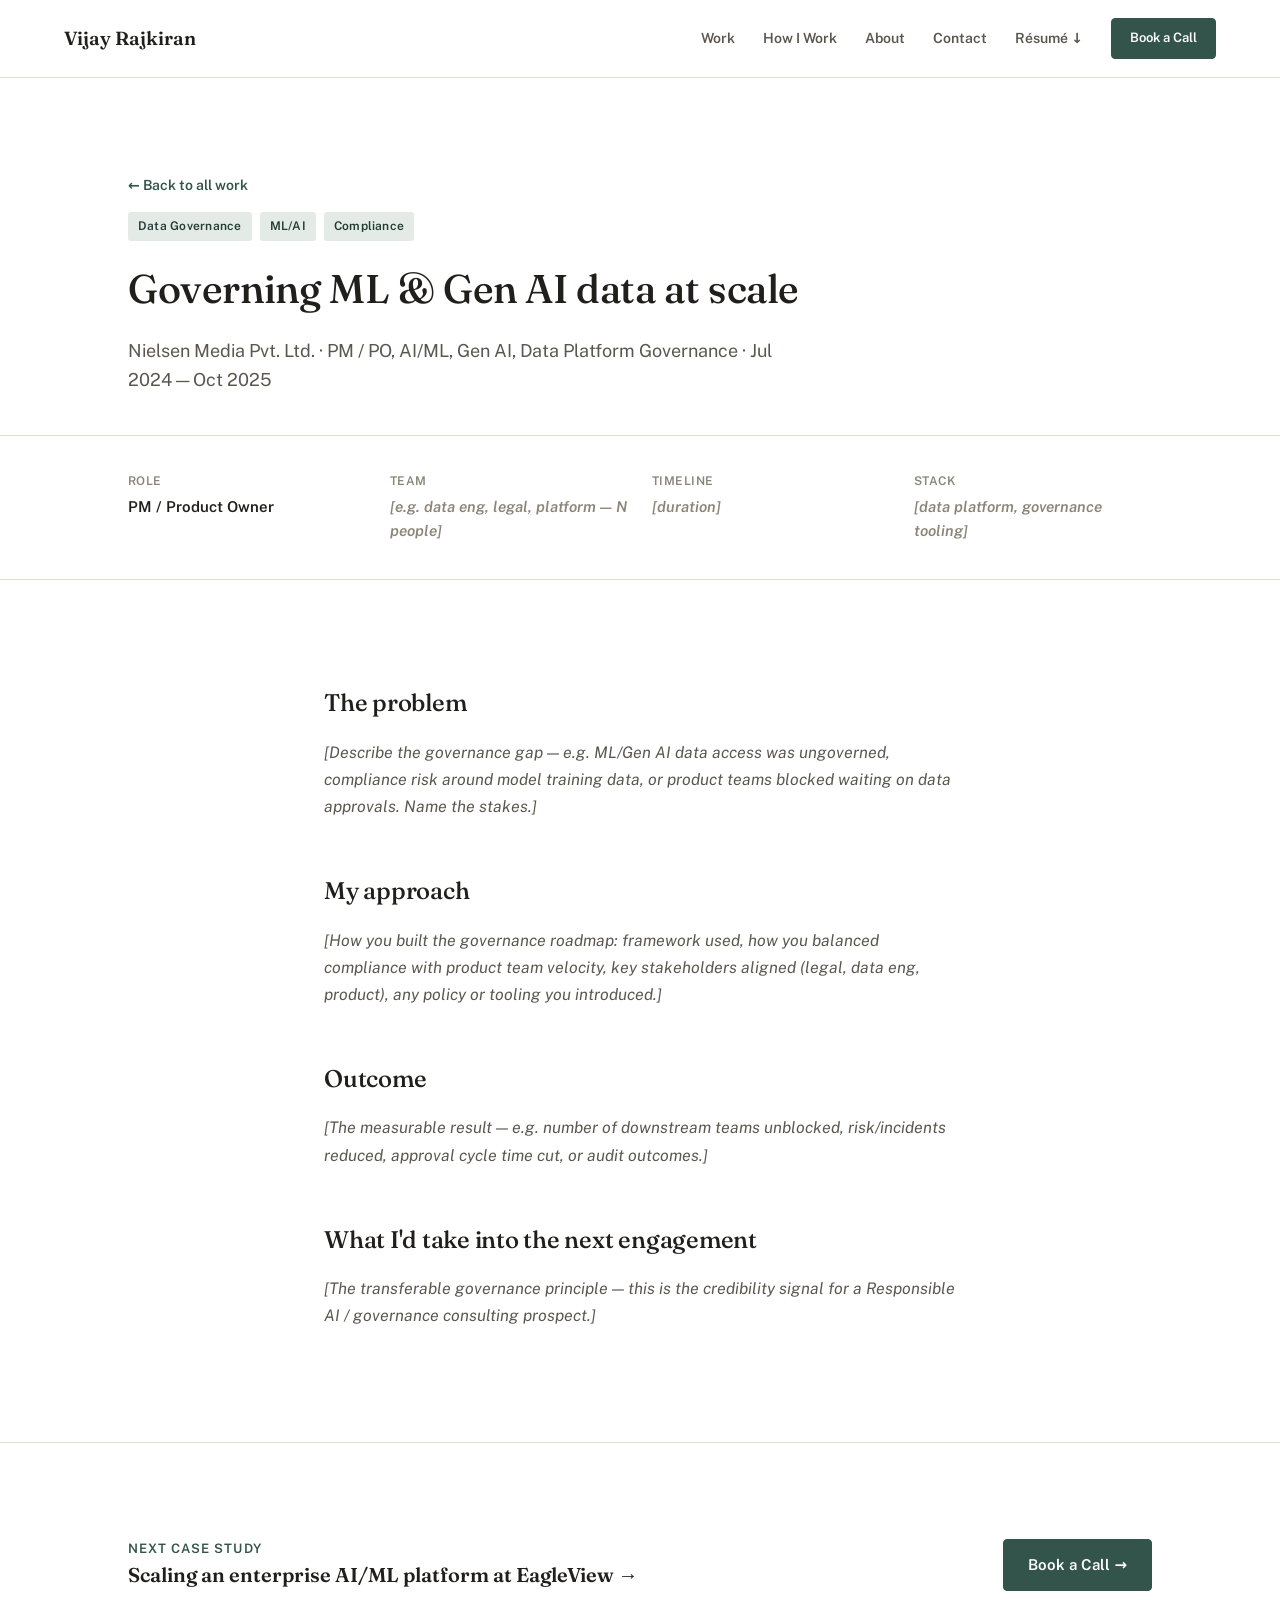
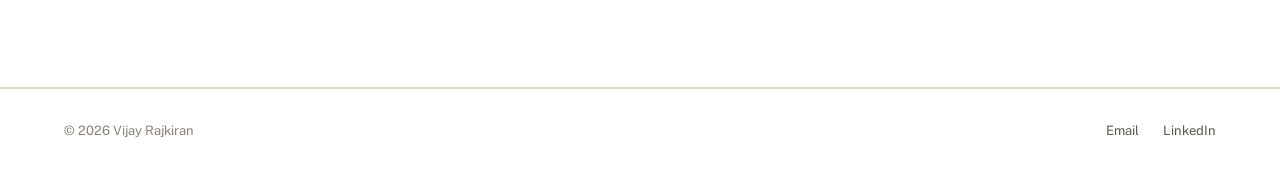
<file: work/nielsen-data-governance.html>
<!doctype html>
<html lang="en">
<head>
<meta charset="utf-8">
<meta name="viewport" content="width=device-width, initial-scale=1">
<title>ML &amp; Gen AI Data Governance — Nielsen | Vijay Rajkiran</title>
<meta name="description" content="Case study: governing ML and Gen AI data at scale for a global media measurement platform at Nielsen.">
<link rel="preconnect" href="https://fonts.googleapis.com">
<link rel="preconnect" href="https://fonts.gstatic.com" crossorigin>
<link href="https://fonts.googleapis.com/css2?family=Fraunces:ital,opsz,wght@0,9..144,400;0,9..144,500;0,9..144,600;1,9..144,500&family=Public+Sans:wght@400;500;600;700&display=swap" rel="stylesheet">
<link rel="stylesheet" href="../css/style.css">
</head>
<body>

<nav class="site-nav">
  <a href="../index.html" class="brand">Vijay&nbsp;Rajkiran</a>
  <div class="links">
    <a href="../index.html#work">Work</a>
    <a href="../index.html#how-i-work">How I Work</a>
    <a href="../about.html">About</a>
    <a href="../index.html#contact">Contact</a>
    <a href="#" data-resume-link>Résumé ↓</a>
    <a href="#" class="btn-primary book-btn" data-book-link data-root="work">Book a Call</a>
  </div>
</nav>

<section style="padding-bottom:40px;">
  <div class="wrap" style="display:flex; flex-direction:column; gap:16px;">
    <a href="../index.html#work" style="font-size:14px; font-weight:600;">← Back to all work</a>
    <div style="display:flex; gap:8px; flex-wrap:wrap;">
      <span class="tag">Data Governance</span><span class="tag">ML/AI</span><span class="tag">Compliance</span>
    </div>
    <h1 style="font-size:40px; max-width:760px;">Governing ML &amp; Gen AI data at scale</h1>
    <p style="color:var(--ink-soft); font-size:18px; max-width:680px; margin:0;">Nielsen Media Pvt. Ltd. · PM / PO, AI/ML, Gen AI, Data Platform Governance · Jul 2024 — Oct 2025</p>
  </div>
</section>

<section class="section-bordered" style="padding:36px 64px;">
  <div class="wrap cs-meta">
    <div><div class="label">Role</div><div class="value">PM / Product Owner</div></div>
    <div><div class="label">Team</div><div class="value placeholder">[e.g. data eng, legal, platform — N people]</div></div>
    <div><div class="label">Timeline</div><div class="value placeholder">[duration]</div></div>
    <div><div class="label">Stack</div><div class="value placeholder">[data platform, governance tooling]</div></div>
  </div>
</section>

<section>
  <div class="wrap cs-body">
    <div>
      <h2>The problem</h2>
      <p class="placeholder">[Describe the governance gap — e.g. ML/Gen AI data access was ungoverned, compliance risk around model training data, or product teams blocked waiting on data approvals. Name the stakes.]</p>
    </div>
    <div>
      <h2>My approach</h2>
      <p class="placeholder">[How you built the governance roadmap: framework used, how you balanced compliance with product team velocity, key stakeholders aligned (legal, data eng, product), any policy or tooling you introduced.]</p>
    </div>
    <div>
      <h2>Outcome</h2>
      <p class="placeholder">[The measurable result — e.g. number of downstream teams unblocked, risk/incidents reduced, approval cycle time cut, or audit outcomes.]</p>
    </div>
    <div>
      <h2>What I'd take into the next engagement</h2>
      <p class="placeholder">[The transferable governance principle — this is the credibility signal for a Responsible AI / governance consulting prospect.]</p>
    </div>
  </div>
</section>

<section class="section-bordered">
  <div class="wrap" style="display:flex; justify-content:space-between; align-items:center; flex-wrap:wrap; gap:16px;">
    <div>
      <div class="eyebrow">Next case study</div>
      <a href="eagleview-ai-platform.html" style="font-size:20px; font-weight:600; font-family:'Fraunces',serif; color:var(--ink);">Scaling an enterprise AI/ML platform at EagleView →</a>
    </div>
    <a href="#" class="btn-primary" data-book-link data-root="work">Book a Call →</a>
  </div>
</section>

<footer class="site-footer">
  <div class="copyright">© 2026 Vijay Rajkiran</div>
  <div class="links">
    <a href="#" data-email-link>Email</a>
    <a href="#" data-linkedin-link target="_blank" rel="noopener">LinkedIn</a>
  </div>
</footer>

<script src="../js/config.js"></script>
<script src="../js/main.js"></script>
</body>
</html>
</file>
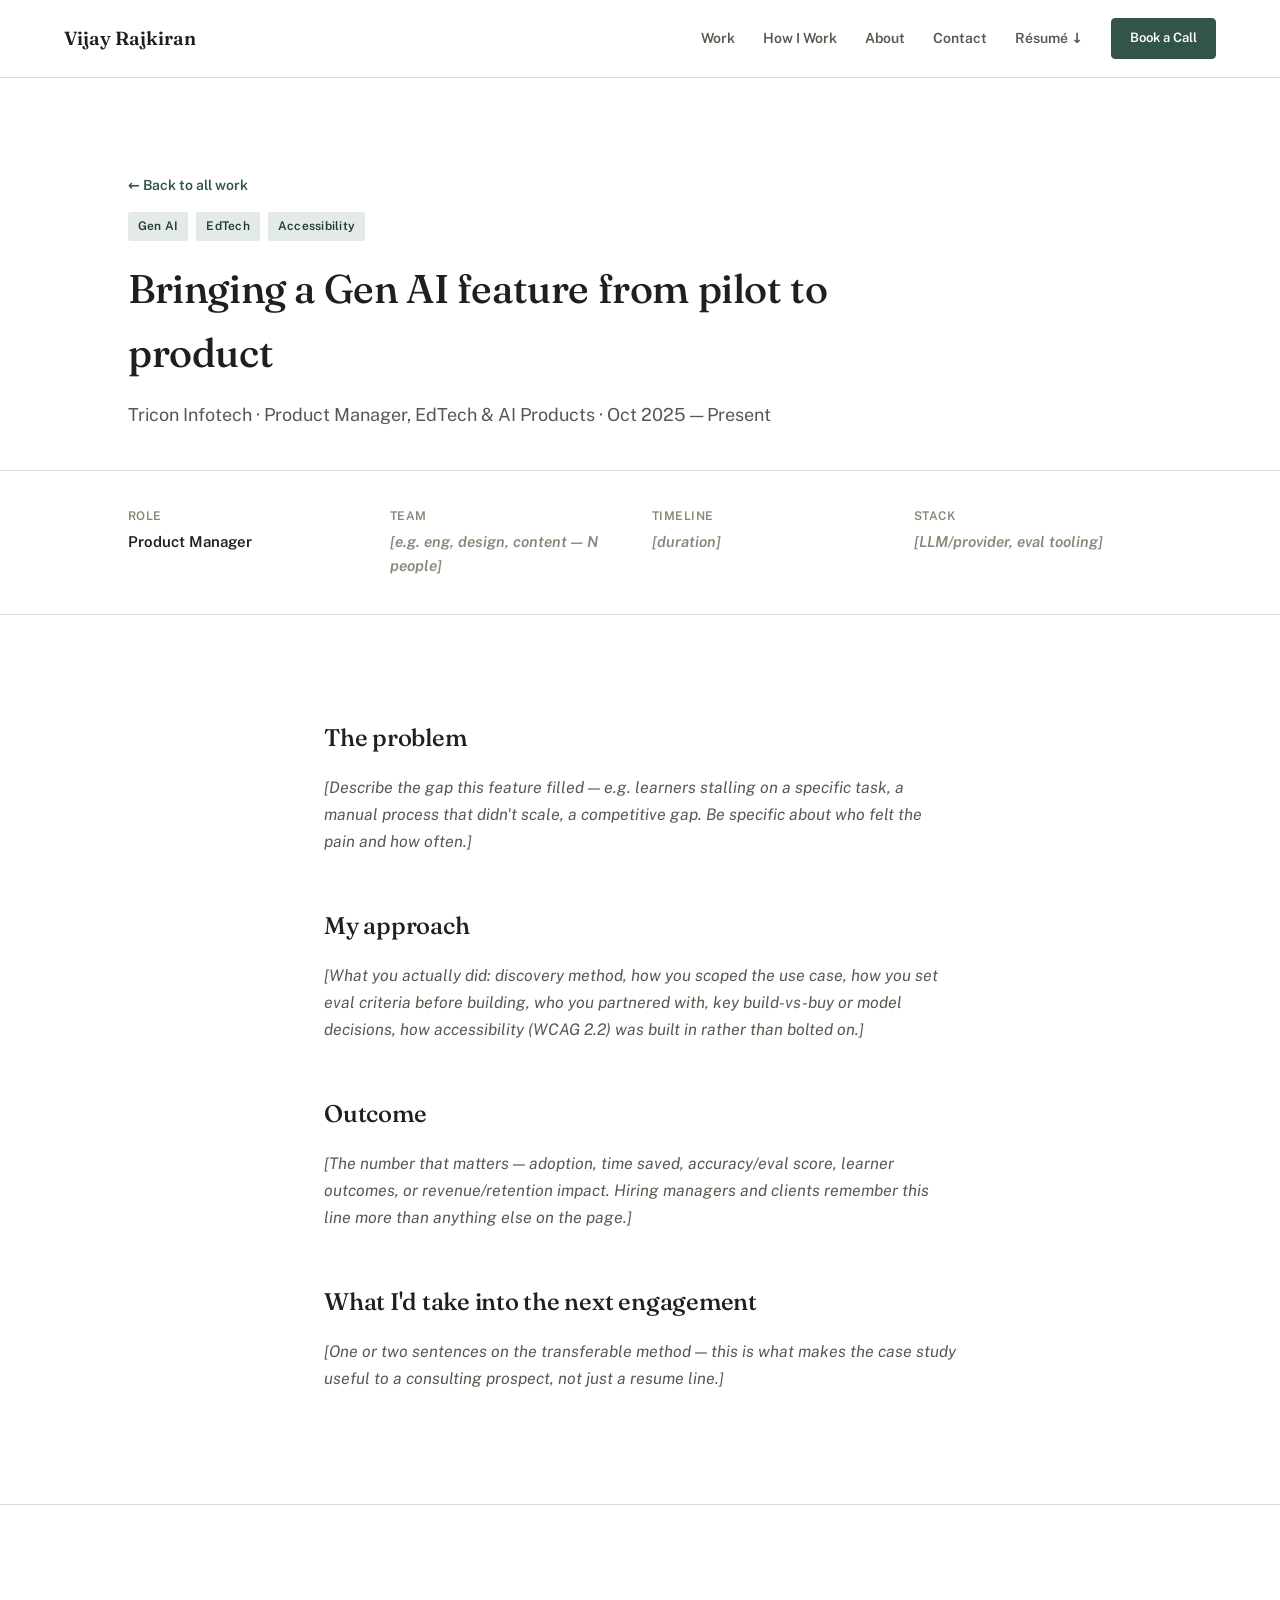
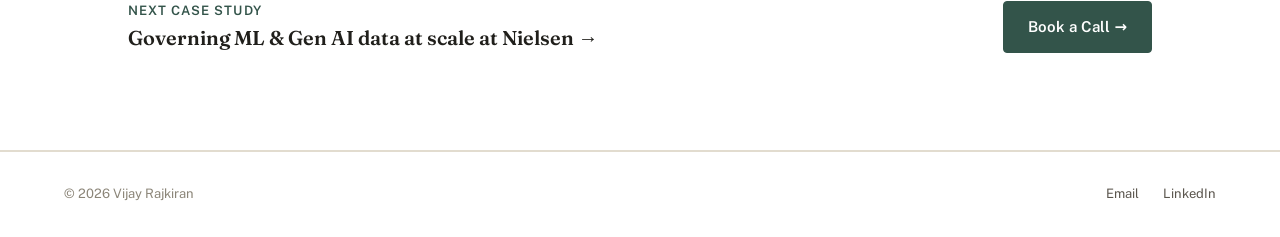
<file: work/tricon-genai-learning.html>
<!doctype html>
<html lang="en">
<head>
<meta charset="utf-8">
<meta name="viewport" content="width=device-width, initial-scale=1">
<title>Gen AI Learning Feature — Tricon Infotech | Vijay Rajkiran</title>
<meta name="description" content="Case study: bringing a Gen AI-powered learning feature from pilot to product at Tricon Infotech.">
<link rel="preconnect" href="https://fonts.googleapis.com">
<link rel="preconnect" href="https://fonts.gstatic.com" crossorigin>
<link href="https://fonts.googleapis.com/css2?family=Fraunces:ital,opsz,wght@0,9..144,400;0,9..144,500;0,9..144,600;1,9..144,500&family=Public+Sans:wght@400;500;600;700&display=swap" rel="stylesheet">
<link rel="stylesheet" href="../css/style.css">
</head>
<body>

<nav class="site-nav">
  <a href="../index.html" class="brand">Vijay&nbsp;Rajkiran</a>
  <div class="links">
    <a href="../index.html#work">Work</a>
    <a href="../index.html#how-i-work">How I Work</a>
    <a href="../about.html">About</a>
    <a href="../index.html#contact">Contact</a>
    <a href="#" data-resume-link>Résumé ↓</a>
    <a href="#" class="btn-primary book-btn" data-book-link data-root="work">Book a Call</a>
  </div>
</nav>

<section style="padding-bottom:40px;">
  <div class="wrap" style="display:flex; flex-direction:column; gap:16px;">
    <a href="../index.html#work" style="font-size:14px; font-weight:600;">← Back to all work</a>
    <div style="display:flex; gap:8px; flex-wrap:wrap;">
      <span class="tag">Gen AI</span><span class="tag">EdTech</span><span class="tag">Accessibility</span>
    </div>
    <h1 style="font-size:40px; max-width:760px;">Bringing a Gen AI feature from pilot to product</h1>
    <p style="color:var(--ink-soft); font-size:18px; max-width:680px; margin:0;">Tricon Infotech · Product Manager, EdTech &amp; AI Products · Oct 2025 — Present</p>
  </div>
</section>

<section class="section-bordered" style="padding:36px 64px;">
  <div class="wrap cs-meta">
    <div><div class="label">Role</div><div class="value">Product Manager</div></div>
    <div><div class="label">Team</div><div class="value placeholder">[e.g. eng, design, content — N people]</div></div>
    <div><div class="label">Timeline</div><div class="value placeholder">[duration]</div></div>
    <div><div class="label">Stack</div><div class="value placeholder">[LLM/provider, eval tooling]</div></div>
  </div>
</section>

<section>
  <div class="wrap cs-body">
    <div>
      <h2>The problem</h2>
      <p class="placeholder">[Describe the gap this feature filled — e.g. learners stalling on a specific task, a manual process that didn't scale, a competitive gap. Be specific about who felt the pain and how often.]</p>
    </div>
    <div>
      <h2>My approach</h2>
      <p class="placeholder">[What you actually did: discovery method, how you scoped the use case, how you set eval criteria before building, who you partnered with, key build-vs-buy or model decisions, how accessibility (WCAG 2.2) was built in rather than bolted on.]</p>
    </div>
    <div>
      <h2>Outcome</h2>
      <p class="placeholder">[The number that matters — adoption, time saved, accuracy/eval score, learner outcomes, or revenue/retention impact. Hiring managers and clients remember this line more than anything else on the page.]</p>
    </div>
    <div>
      <h2>What I'd take into the next engagement</h2>
      <p class="placeholder">[One or two sentences on the transferable method — this is what makes the case study useful to a consulting prospect, not just a resume line.]</p>
    </div>
  </div>
</section>

<section class="section-bordered">
  <div class="wrap" style="display:flex; justify-content:space-between; align-items:center; flex-wrap:wrap; gap:16px;">
    <div>
      <div class="eyebrow">Next case study</div>
      <a href="nielsen-data-governance.html" style="font-size:20px; font-weight:600; font-family:'Fraunces',serif; color:var(--ink);">Governing ML &amp; Gen AI data at scale at Nielsen →</a>
    </div>
    <a href="#" class="btn-primary" data-book-link data-root="work">Book a Call →</a>
  </div>
</section>

<footer class="site-footer">
  <div class="copyright">© 2026 Vijay Rajkiran</div>
  <div class="links">
    <a href="#" data-email-link>Email</a>
    <a href="#" data-linkedin-link target="_blank" rel="noopener">LinkedIn</a>
  </div>
</footer>

<script src="../js/config.js"></script>
<script src="../js/main.js"></script>
</body>
</html>
</file>
<file: css/style.css>
/* ---------- Design tokens ---------- */
:root{
  --paper: #FFFFFF;
  --paper-raised: #FFFFFF;
  --ink: #201F1B;
  --ink-soft: #5B564E;
  --ink-faint: #8B8578;
  --line: #E2DCCF;
  --accent: #33544A;
  --accent-dark: #223C35;
  --accent-soft: #E4EBE6;
}

*{ box-sizing: border-box; }

body{
  margin: 0;
  background: var(--paper);
  font-family: 'Public Sans', system-ui, -apple-system, sans-serif;
  color: var(--ink);
  font-size: 16px;
  line-height: 1.6;
}

h1,h2,h3{
  font-family: 'Fraunces', serif;
  font-weight: 500;
  margin: 0;
  letter-spacing: -0.01em;
}

a{ color: var(--accent); text-decoration: none; }
a:hover{ color: var(--accent-dark); text-decoration: underline; }

img{ max-width: 100%; display: block; }

.wrap{ max-width: 1152px; margin: 0 auto; padding: 0 64px; }

.eyebrow{
  font-size: 13px; font-weight: 600; letter-spacing: 0.08em;
  text-transform: uppercase; color: var(--accent);
}

.placeholder{ color: var(--ink-faint); font-style: italic; }

/* ---------- Buttons ---------- */
.btn-primary{
  display: inline-flex; align-items: center; gap: 8px;
  background: var(--accent); color: #fff;
  padding: 13px 24px; border-radius: 4px;
  font-weight: 600; font-size: 15px; border: 1px solid var(--accent);
  cursor: pointer;
}
.btn-primary:hover{ background: var(--accent-dark); text-decoration: none; }

.btn-secondary{
  display: inline-flex; align-items: center; gap: 8px;
  background: transparent; color: var(--ink);
  padding: 12px 23px; border-radius: 4px;
  font-weight: 600; font-size: 15px; border: 1px solid var(--line);
  cursor: pointer;
}
.btn-secondary:hover{ border-color: var(--ink-soft); text-decoration: none; }

.tag{
  font-size: 12px; font-weight: 600; letter-spacing: 0.02em;
  color: var(--accent-dark); background: var(--accent-soft);
  padding: 5px 10px; border-radius: 3px;
}

.card{
  background: var(--paper-raised);
  border: 1px solid var(--line);
  border-radius: 8px;
}

/* ---------- Nav ---------- */
.site-nav{
  position: sticky; top: 0; z-index: 20;
  background: rgba(255,255,255,0.92);
  backdrop-filter: blur(6px);
  border-bottom: 1px solid var(--line);
  display: flex; align-items: center; justify-content: space-between;
  padding: 18px 64px;
}
.site-nav .brand{
  font-family: 'Fraunces', serif; font-size: 19px; font-weight: 600; color: var(--ink);
}
.site-nav .links{ display: flex; align-items: center; gap: 28px; flex-wrap: wrap; }
.site-nav .links a:not(.btn-primary){ color: var(--ink-soft); font-size: 14px; font-weight: 600; }
.site-nav .book-btn{ padding: 9px 18px; font-size: 13px; }

@media (max-width: 860px){
  .site-nav{ padding: 16px 24px; flex-wrap: wrap; gap: 12px; }
  .site-nav .links{ gap: 16px; }
  .wrap{ padding: 0 24px; }
}

/* ---------- Sections ---------- */
section{ padding: 96px 64px; }
.section-bordered{ border-top: 1px solid var(--line); border-bottom: 1px solid var(--line); }
.section-dark{ background: var(--accent-dark); color: #F3F0E8; }

@media (max-width: 860px){
  section{ padding: 56px 24px; }
}

/* ---------- Grids ---------- */
.grid-2{ display: grid; grid-template-columns: 1fr 1fr; gap: 48px; }
.grid-3{ display: grid; grid-template-columns: repeat(3, 1fr); gap: 24px; }
.grid-4{ display: grid; grid-template-columns: repeat(4, 1fr); gap: 32px; }

@media (max-width: 860px){
  .grid-2, .grid-3, .grid-4{ grid-template-columns: 1fr; }
}

/* ---------- Hero ---------- */
.hero{ display: flex; flex-direction: column; gap: 28px; max-width: 920px; padding-bottom: 72px; }
.hero h1{ font-size: 52px; line-height: 1.12; max-width: 820px; }
.hero p.lede{ font-size: 19px; color: var(--ink-soft); max-width: 680px; line-height: 1.65; }

@media (max-width: 860px){
  .hero h1{ font-size: 36px; }
  .hero p.lede{ font-size: 17px; }
}

/* ---------- Work cards ---------- */
.work-card{
  display: flex; flex-direction: column; padding: 28px; gap: 16px; min-height: 280px;
}
.work-card p{ flex-grow: 1; font-size: 14px; color: var(--ink-soft); }

/* ---------- Experience timeline ---------- */
.timeline-row{
  display: grid; grid-template-columns: 200px 1fr; gap: 32px;
  padding: 24px 0; border-top: 1px solid var(--line);
}
.timeline-row:last-child{ border-bottom: 1px solid var(--line); }
.timeline-row .date{
  color: var(--ink-faint); font-size: 13px; font-weight: 600; letter-spacing: 0.03em; padding-top: 3px;
}
.timeline-row .role{ font-size: 17px; font-weight: 600; }
.timeline-row .impact{ color: var(--ink-soft); font-size: 14.5px; margin-top: 8px; max-width: 640px; }

@media (max-width: 860px){
  .timeline-row{ grid-template-columns: 1fr; gap: 6px; }
}

/* ---------- Footer ---------- */
.site-footer{
  padding: 32px 64px; border-top: 1px solid var(--line);
  display: flex; justify-content: space-between; align-items: center; flex-wrap: wrap; gap: 12px;
}
.site-footer .copyright{ font-size: 13px; color: var(--ink-faint); }
.site-footer .links{ display: flex; gap: 24px; font-size: 13px; }
.site-footer .links a{ color: var(--ink-soft); }

@media (max-width: 860px){
  .site-footer{ padding: 24px; }
}

/* ---------- Case study page ---------- */
.cs-meta{ display: grid; grid-template-columns: repeat(4, 1fr); gap: 24px; }
.cs-meta .label{ font-size: 12px; font-weight: 600; text-transform: uppercase; letter-spacing: 0.04em; color: var(--ink-faint); margin-bottom: 4px; }
.cs-meta .value{ font-size: 15px; font-weight: 600; }
.cs-body{ max-width: 760px; display: flex; flex-direction: column; gap: 28px; }
.cs-body h2{ font-size: 24px; margin-top: 8px; }
.cs-body p{ color: var(--ink-soft); font-size: 16px; line-height: 1.7; }

@media (max-width: 860px){
  .cs-meta{ grid-template-columns: repeat(2, 1fr); }
}

/* ---------- Booking embed ---------- */
.book-embed{
  width: 100%; height: 700px; border: 1px solid var(--line); border-radius: 8px; overflow: hidden;
}
.book-embed iframe{ width: 100%; height: 100%; border: 0; }
</file>
